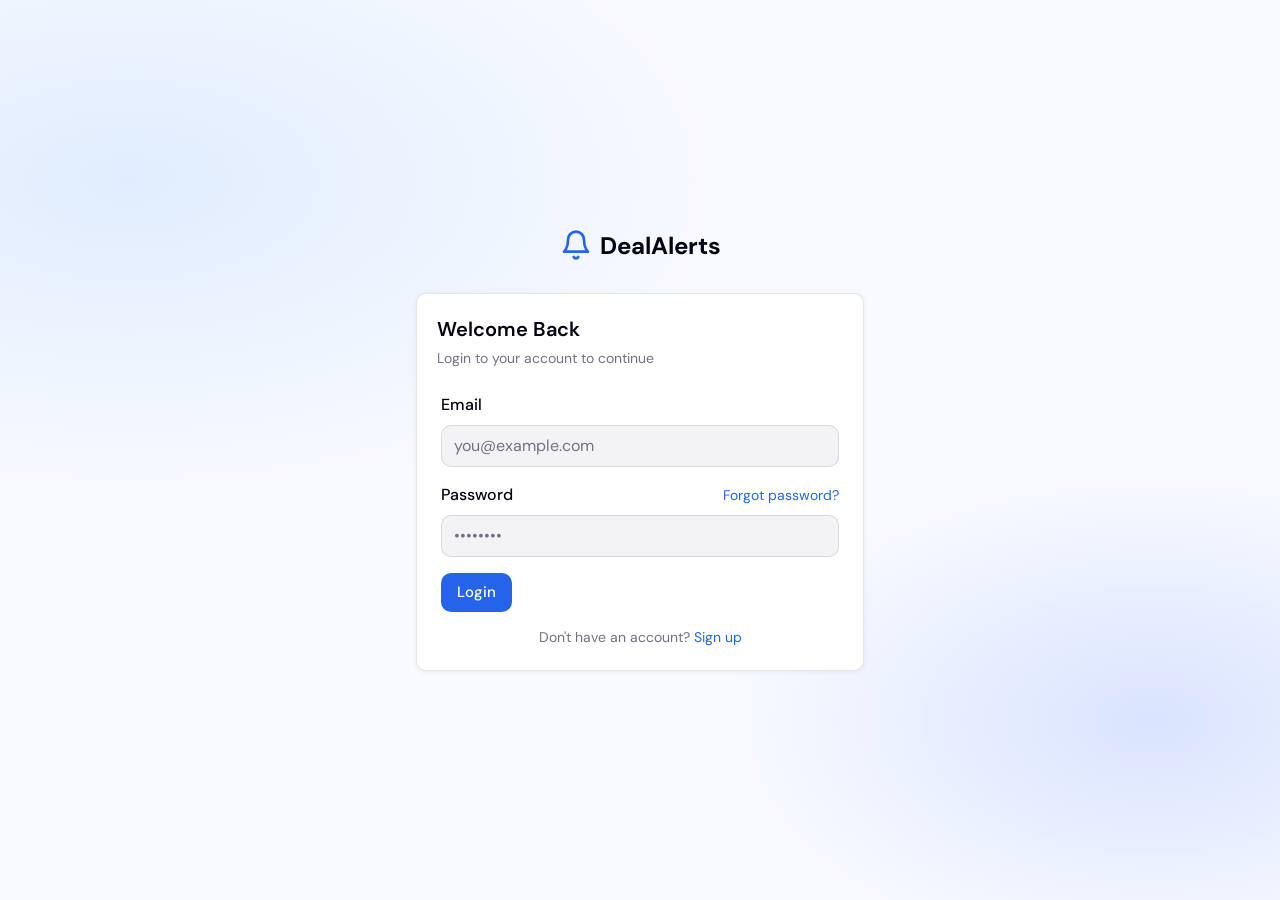
<file: webpage/pages/login.html>
<!doctype html>
<html lang="en">
  <head>
    <meta charset="UTF-8" />
    <meta name="viewport" content="width=device-width, initial-scale=1.0" />
    <title>Login — DealAlerts</title>
    <link rel="stylesheet" href="/webpage/styles/styles.css" />
  </head>
  <body>
    <div class="page">
      <a href="/" class="logo">
        <!-- Bell icon (lucide) -->
        <svg
          class="logo-icon"
          xmlns="http://www.w3.org/2000/svg"
          viewBox="0 0 24 24"
          fill="none"
          stroke="currentColor"
          stroke-width="2"
          stroke-linecap="round"
          stroke-linejoin="round"
          aria-hidden="true"
        >
          <path d="M6 8a6 6 0 0 1 12 0c0 7 3 9 3 9H3s3-2 3-9" />
          <path d="M10.3 21a1.94 1.94 0 0 0 3.4 0" />
        </svg>
        <span class="logo-text">DealAlerts</span>
      </a>

      <div class="card">
        <div class="card-header">
          <h2 class="card-title">Welcome Back</h2>
          <p class="card-description">Login to your account to continue</p>
        </div>

        <div class="card-content">
          <form class="form" onsubmit="handleSubmit(event)" novalidate>
            <div class="field">
              <label for="email">Email</label>
              <input
                id="email"
                type="email"
                placeholder="you@example.com"
                required
                autocomplete="email"
              />
            </div>

            <div class="field">
              <div class="field-row">
                <label for="password">Password</label>
                <a href="#forgot" class="link-small">Forgot password?</a>
              </div>
              <input
                id="password"
                type="password"
                placeholder="••••••••"
                required
                autocomplete="current-password"
              />
            </div>

            <button type="submit" class="btn-primary">Login</button>

            <p class="signup-prompt">
              Don't have an account?
              <a href="/register">Sign up</a>
            </p>
          </form>
        </div>
      </div>
    </div>

    <script>
      function handleSubmit(e) {
        e.preventDefault();
        window.location.href = "/dashboard";
      }
    </script>
  </body>
</html>
</file>
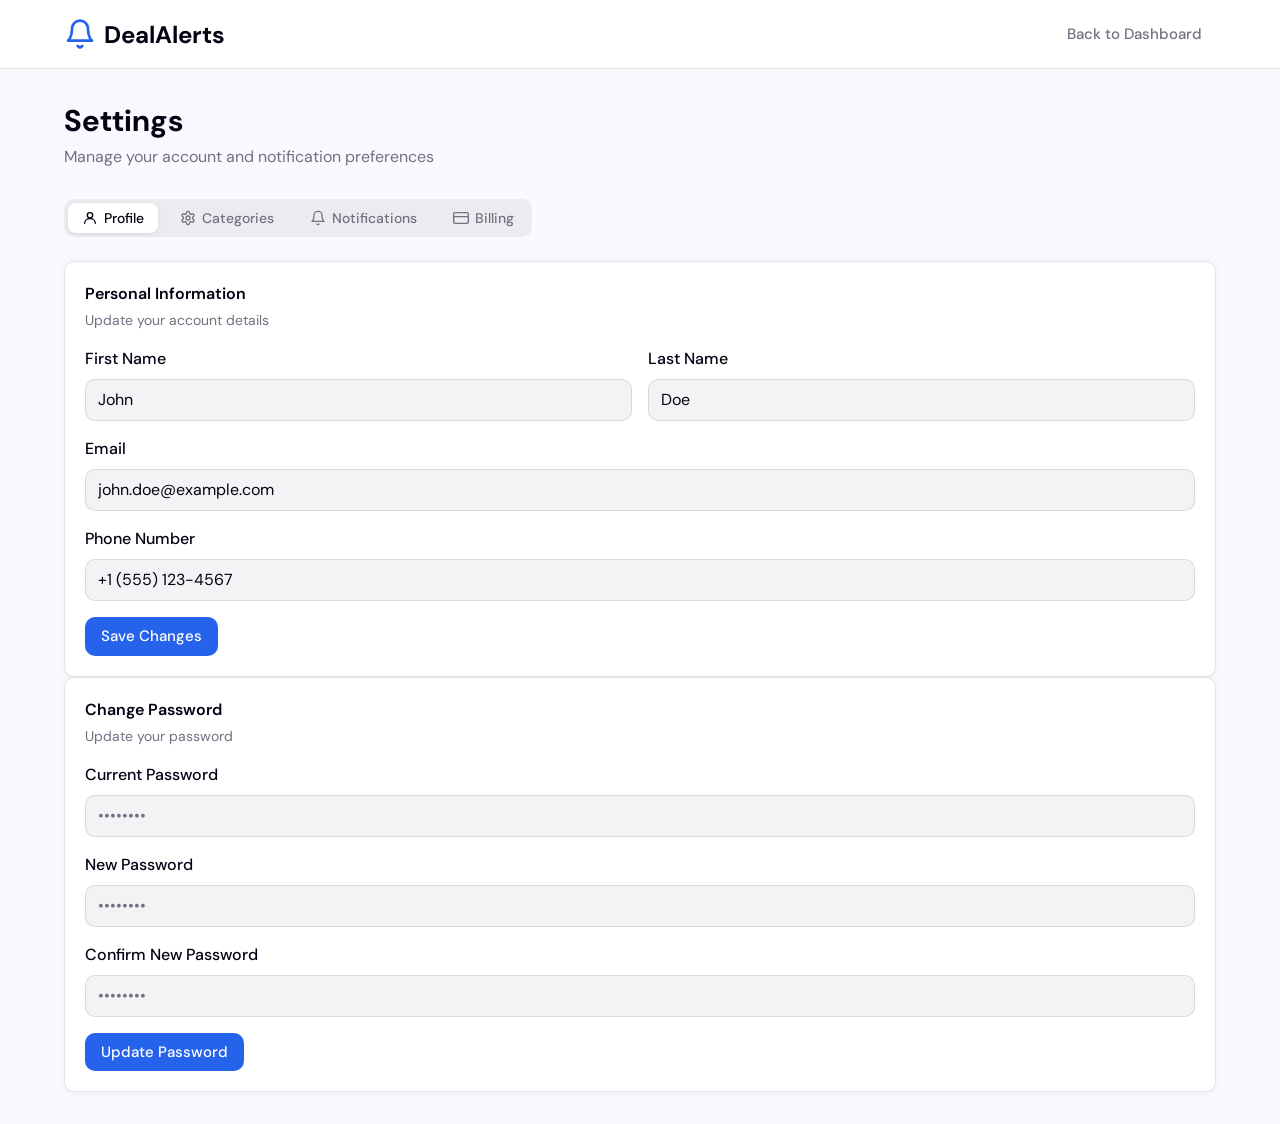
<file: webpage/pages/settings.html>
<!doctype html>
<html lang="en">
  <head>
    <meta charset="UTF-8" />
    <meta name="viewport" content="width=device-width, initial-scale=1.0" />
    <title>Settings — DealAlerts</title>
    <link rel="stylesheet" href="/webpage/styles/styles.css" />
  </head>
  <body>
    <!-- Header -->
    <header class="header">
      <div class="header-inner">
        <a href="/" class="logo">
          <svg
            class="logo-icon"
            xmlns="http://www.w3.org/2000/svg"
            viewBox="0 0 24 24"
            fill="none"
            stroke="currentColor"
            stroke-width="2"
            stroke-linecap="round"
            stroke-linejoin="round"
            aria-hidden="true"
          >
            <path d="M6 8a6 6 0 0 1 12 0c0 7 3 9 3 9H3s3-2 3-9" />
            <path d="M10.3 21a1.94 1.94 0 0 0 3.4 0" />
          </svg>
          <span class="logo-text">DealAlerts</span>
        </a>
        <a href="/dashboard" class="btn-ghost">Back to Dashboard</a>
      </div>
    </header>

    <main class="container">
      <div class="page-heading">
        <h1>Settings</h1>
        <p>Manage your account and notification preferences</p>
      </div>

      <!-- Tab bar -->
      <div class="tabs-list" role="tablist">
        <button
          class="tab-btn active"
          role="tab"
          aria-selected="true"
          data-tab="profile"
        >
          <!-- User icon -->
          <svg
            xmlns="http://www.w3.org/2000/svg"
            viewBox="0 0 24 24"
            fill="none"
            stroke="currentColor"
            stroke-width="2"
            stroke-linecap="round"
            stroke-linejoin="round"
            aria-hidden="true"
          >
            <circle cx="12" cy="8" r="4" />
            <path d="M4 20c0-4 3.6-7 8-7s8 3 8 7" />
          </svg>
          <span>Profile</span>
        </button>
        <button
          class="tab-btn"
          role="tab"
          aria-selected="false"
          data-tab="categories"
        >
          <!-- Settings icon -->
          <svg
            xmlns="http://www.w3.org/2000/svg"
            viewBox="0 0 24 24"
            fill="none"
            stroke="currentColor"
            stroke-width="2"
            stroke-linecap="round"
            stroke-linejoin="round"
            aria-hidden="true"
          >
            <path
              d="M12.22 2h-.44a2 2 0 0 0-2 2v.18a2 2 0 0 1-1 1.73l-.43.25a2 2 0 0 1-2 0l-.15-.08a2 2 0 0 0-2.73.73l-.22.38a2 2 0 0 0 .73 2.73l.15.1a2 2 0 0 1 1 1.72v.51a2 2 0 0 1-1 1.74l-.15.09a2 2 0 0 0-.73 2.73l.22.38a2 2 0 0 0 2.73.73l.15-.08a2 2 0 0 1 2 0l.43.25a2 2 0 0 1 1 1.73V20a2 2 0 0 0 2 2h.44a2 2 0 0 0 2-2v-.18a2 2 0 0 1 1-1.73l.43-.25a2 2 0 0 1 2 0l.15.08a2 2 0 0 0 2.73-.73l.22-.39a2 2 0 0 0-.73-2.73l-.15-.08a2 2 0 0 1-1-1.74v-.5a2 2 0 0 1 1-1.74l.15-.09a2 2 0 0 0 .73-2.73l-.22-.38a2 2 0 0 0-2.73-.73l-.15.08a2 2 0 0 1-2 0l-.43-.25a2 2 0 0 1-1-1.73V4a2 2 0 0 0-2-2z"
            />
            <circle cx="12" cy="12" r="3" />
          </svg>
          <span>Categories</span>
        </button>
        <button
          class="tab-btn"
          role="tab"
          aria-selected="false"
          data-tab="notifications"
        >
          <!-- Bell icon -->
          <svg
            xmlns="http://www.w3.org/2000/svg"
            viewBox="0 0 24 24"
            fill="none"
            stroke="currentColor"
            stroke-width="2"
            stroke-linecap="round"
            stroke-linejoin="round"
            aria-hidden="true"
          >
            <path d="M6 8a6 6 0 0 1 12 0c0 7 3 9 3 9H3s3-2 3-9" />
            <path d="M10.3 21a1.94 1.94 0 0 0 3.4 0" />
          </svg>
          <span>Notifications</span>
        </button>
        <button
          class="tab-btn"
          role="tab"
          aria-selected="false"
          data-tab="billing"
        >
          <!-- CreditCard icon -->
          <svg
            xmlns="http://www.w3.org/2000/svg"
            viewBox="0 0 24 24"
            fill="none"
            stroke="currentColor"
            stroke-width="2"
            stroke-linecap="round"
            stroke-linejoin="round"
            aria-hidden="true"
          >
            <rect width="22" height="16" x="1" y="4" rx="2" />
            <line x1="1" y1="10" x2="23" y2="10" />
          </svg>
          <span>Billing</span>
        </button>
      </div>

      <!-- ── Profile Tab ── -->
      <div id="tab-profile" class="tab-panel active" role="tabpanel">
        <div class="card">
          <div class="card-header">
            <h2 class="card-title">Personal Information</h2>
            <p class="card-description">Update your account details</p>
          </div>
          <div class="card-content">
            <div class="name-grid">
              <div class="field">
                <label for="firstName">First Name</label>
                <input id="firstName" type="text" value="John" />
              </div>
              <div class="field">
                <label for="lastName">Last Name</label>
                <input id="lastName" type="text" value="Doe" />
              </div>
            </div>
            <div class="field">
              <label for="email">Email</label>
              <input id="email" type="email" value="john.doe@example.com" />
            </div>
            <div class="field">
              <label for="phone">Phone Number</label>
              <input id="phone" type="tel" value="+1 (555) 123-4567" />
            </div>
            <button class="btn-primary">Save Changes</button>
          </div>
        </div>

        <div class="card">
          <div class="card-header">
            <h2 class="card-title">Change Password</h2>
            <p class="card-description">Update your password</p>
          </div>
          <div class="card-content">
            <div class="field">
              <label for="currentPassword">Current Password</label>
              <input
                id="currentPassword"
                type="password"
                placeholder="••••••••"
                autocomplete="current-password"
              />
            </div>
            <div class="field">
              <label for="newPassword">New Password</label>
              <input
                id="newPassword"
                type="password"
                placeholder="••••••••"
                autocomplete="new-password"
              />
            </div>
            <div class="field">
              <label for="confirmPassword">Confirm New Password</label>
              <input
                id="confirmPassword"
                type="password"
                placeholder="••••••••"
                autocomplete="new-password"
              />
            </div>
            <button class="btn-primary">Update Password</button>
          </div>
        </div>
      </div>

      <!-- ── Categories Tab ── -->
      <div id="tab-categories" class="tab-panel" role="tabpanel">
        <div class="card">
          <div class="card-header">
            <h2 class="card-title">Manage Tracked Categories</h2>
            <div class="card-description">
              Select the product categories you want to track for deals
              <div style="margin-top: 0.5rem">
                <span class="badge-outline">
                  <svg
                    xmlns="http://www.w3.org/2000/svg"
                    viewBox="0 0 24 24"
                    fill="none"
                    stroke="currentColor"
                    stroke-width="2"
                    stroke-linecap="round"
                    stroke-linejoin="round"
                    aria-hidden="true"
                  >
                    <path
                      d="M11.562 3.266a1 1 0 0 1 .876 0L16 5l4 2-1 4.5-3 3.5-4 1-4-1-3-3.5L4 7l4-2z"
                    />
                    <path d="M12 12v9" />
                    <path d="M8.5 21h7" />
                  </svg>
                  Premium: Unlimited categories
                </span>
              </div>
            </div>
          </div>
          <div class="card-content">
            <!-- Enabled categories -->
            <div class="category-row">
              <div class="category-row-left">
                <div class="category-dot"></div>
                <div>
                  <div class="category-name">Electronics</div>
                  <div class="category-status">Active</div>
                </div>
              </div>
              <label class="switch" aria-label="Toggle Electronics">
                <input type="checkbox" checked onchange="syncDot(this)" />
                <span class="switch-track"></span>
              </label>
            </div>

            <div class="category-row">
              <div class="category-row-left">
                <div class="category-dot"></div>
                <div>
                  <div class="category-name">Fashion &amp; Apparel</div>
                  <div class="category-status">Active</div>
                </div>
              </div>
              <label class="switch" aria-label="Toggle Fashion">
                <input type="checkbox" checked onchange="syncDot(this)" />
                <span class="switch-track"></span>
              </label>
            </div>

            <div class="category-row">
              <div class="category-row-left">
                <div class="category-dot"></div>
                <div>
                  <div class="category-name">Home Appliances</div>
                  <div class="category-status">Active</div>
                </div>
              </div>
              <label class="switch" aria-label="Toggle Home Appliances">
                <input type="checkbox" checked onchange="syncDot(this)" />
                <span class="switch-track"></span>
              </label>
            </div>

            <div class="category-row">
              <div class="category-row-left">
                <div class="category-dot"></div>
                <div>
                  <div class="category-name">Beauty &amp; Makeup</div>
                  <div class="category-status">Active</div>
                </div>
              </div>
              <label class="switch" aria-label="Toggle Beauty">
                <input type="checkbox" checked onchange="syncDot(this)" />
                <span class="switch-track"></span>
              </label>
            </div>

            <div class="category-row">
              <div class="category-row-left">
                <div class="category-dot"></div>
                <div>
                  <div class="category-name">Shoes &amp; Footwear</div>
                  <div class="category-status">Active</div>
                </div>
              </div>
              <label class="switch" aria-label="Toggle Shoes">
                <input type="checkbox" checked onchange="syncDot(this)" />
                <span class="switch-track"></span>
              </label>
            </div>

            <!-- Disabled categories -->
            <div class="category-row">
              <div class="category-row-left">
                <div class="category-dot invisible"></div>
                <div>
                  <div class="category-name">Sports &amp; Fitness</div>
                  <div class="category-status">Inactive</div>
                </div>
              </div>
              <label class="switch" aria-label="Toggle Sports">
                <input type="checkbox" onchange="syncDot(this)" />
                <span class="switch-track"></span>
              </label>
            </div>

            <div class="category-row">
              <div class="category-row-left">
                <div class="category-dot invisible"></div>
                <div>
                  <div class="category-name">Books &amp; Media</div>
                  <div class="category-status">Inactive</div>
                </div>
              </div>
              <label class="switch" aria-label="Toggle Books">
                <input type="checkbox" onchange="syncDot(this)" />
                <span class="switch-track"></span>
              </label>
            </div>

            <div class="category-row">
              <div class="category-row-left">
                <div class="category-dot invisible"></div>
                <div>
                  <div class="category-name">Toys &amp; Games</div>
                  <div class="category-status">Inactive</div>
                </div>
              </div>
              <label class="switch" aria-label="Toggle Toys">
                <input type="checkbox" onchange="syncDot(this)" />
                <span class="switch-track"></span>
              </label>
            </div>
          </div>
        </div>

        <div class="card">
          <div class="card-header">
            <h2 class="card-title">Alert Thresholds</h2>
            <p class="card-description">
              Set minimum discount percentage to trigger alerts
            </p>
          </div>
          <div class="card-content">
            <div class="field">
              <label for="threshold">Minimum Discount (%)</label>
              <div class="select-wrap">
                <select id="threshold">
                  <option value="10">10% or more</option>
                  <option value="20" selected>20% or more</option>
                  <option value="30">30% or more</option>
                  <option value="40">40% or more</option>
                  <option value="50">50% or more</option>
                </select>
              </div>
            </div>
            <button class="btn-primary">Save Threshold</button>
          </div>
        </div>
      </div>

      <!-- ── Notifications Tab ── -->
      <div id="tab-notifications" class="tab-panel" role="tabpanel">
        <div class="card">
          <div class="card-header">
            <h2 class="card-title">Notification Channels</h2>
            <p class="card-description">
              Choose how you want to receive deal alerts
            </p>
          </div>
          <div class="card-content">
            <div class="setting-row">
              <div>
                <div class="setting-row-label">Email Notifications</div>
                <div class="setting-row-desc">Receive alerts via email</div>
              </div>
              <label class="switch" aria-label="Toggle email notifications">
                <input type="checkbox" checked />
                <span class="switch-track"></span>
              </label>
            </div>

            <div class="setting-row">
              <div>
                <div class="setting-row-label">
                  SMS Notifications
                  <span class="badge-outline">Premium</span>
                </div>
                <div class="setting-row-desc">
                  Get instant text message alerts
                </div>
              </div>
              <label class="switch" aria-label="Toggle SMS notifications">
                <input type="checkbox" checked />
                <span class="switch-track"></span>
              </label>
            </div>

            <div class="setting-row">
              <div>
                <div class="setting-row-label">
                  WhatsApp Notifications
                  <span class="badge-outline">Premium</span>
                </div>
                <div class="setting-row-desc">Receive alerts on WhatsApp</div>
              </div>
              <label class="switch" aria-label="Toggle WhatsApp notifications">
                <input type="checkbox" />
                <span class="switch-track"></span>
              </label>
            </div>
          </div>
        </div>

        <div class="card">
          <div class="card-header">
            <h2 class="card-title">Notification Frequency</h2>
            <p class="card-description">
              Control when and how often you receive alerts
            </p>
          </div>
          <div class="card-content">
            <div class="setting-row">
              <div>
                <div class="setting-row-label">Instant Alerts</div>
                <div class="setting-row-desc">
                  Get notified immediately when deals are found
                </div>
              </div>
              <label class="switch" aria-label="Toggle instant alerts">
                <input type="checkbox" checked />
                <span class="switch-track"></span>
              </label>
            </div>

            <div class="setting-row">
              <div>
                <div class="setting-row-label">Daily Digest</div>
                <div class="setting-row-desc">
                  Receive a summary of all deals once per day
                </div>
              </div>
              <label class="switch" aria-label="Toggle daily digest">
                <input type="checkbox" checked />
                <span class="switch-track"></span>
              </label>
            </div>

            <div class="field">
              <label for="digestTime">Daily Digest Time</label>
              <div class="select-wrap">
                <select id="digestTime">
                  <option value="06:00">6:00 AM</option>
                  <option value="09:00" selected>9:00 AM</option>
                  <option value="12:00">12:00 PM</option>
                  <option value="18:00">6:00 PM</option>
                </select>
              </div>
            </div>
          </div>
        </div>
      </div>

      <!-- ── Billing Tab ── -->
      <div id="tab-billing" class="tab-panel" role="tabpanel">
        <div class="card">
          <div class="card-header">
            <h2 class="card-title">Current Plan</h2>
            <p class="card-description">Manage your subscription</p>
          </div>
          <div class="card-content">
            <div class="plan-row">
              <div>
                <div class="plan-name-row">
                  <span class="plan-title">Premium Plan</span>
                  <span class="badge-blue">Active</span>
                </div>
                <div class="plan-price">$19.99 / month</div>
                <div class="plan-next">Next billing date: March 25, 2026</div>
              </div>
              <a href="/pricing" class="btn-outline">Change Plan</a>
            </div>

            <div class="plan-features">
              <h4>Your Plan Includes:</h4>
              <ul>
                <li>
                  <svg
                    xmlns="http://www.w3.org/2000/svg"
                    viewBox="0 0 24 24"
                    fill="none"
                    stroke="currentColor"
                    stroke-width="2.5"
                    stroke-linecap="round"
                    stroke-linejoin="round"
                    aria-hidden="true"
                  >
                    <polyline points="20 6 9 17 4 12" />
                  </svg>
                  Unlimited product categories
                </li>
                <li>
                  <svg
                    xmlns="http://www.w3.org/2000/svg"
                    viewBox="0 0 24 24"
                    fill="none"
                    stroke="currentColor"
                    stroke-width="2.5"
                    stroke-linecap="round"
                    stroke-linejoin="round"
                    aria-hidden="true"
                  >
                    <polyline points="20 6 9 17 4 12" />
                  </svg>
                  Email + SMS + WhatsApp notifications
                </li>
                <li>
                  <svg
                    xmlns="http://www.w3.org/2000/svg"
                    viewBox="0 0 24 24"
                    fill="none"
                    stroke="currentColor"
                    stroke-width="2.5"
                    stroke-linecap="round"
                    stroke-linejoin="round"
                    aria-hidden="true"
                  >
                    <polyline points="20 6 9 17 4 12" />
                  </svg>
                  Instant deal alerts
                </li>
                <li>
                  <svg
                    xmlns="http://www.w3.org/2000/svg"
                    viewBox="0 0 24 24"
                    fill="none"
                    stroke="currentColor"
                    stroke-width="2.5"
                    stroke-linecap="round"
                    stroke-linejoin="round"
                    aria-hidden="true"
                  >
                    <polyline points="20 6 9 17 4 12" />
                  </svg>
                  Priority support
                </li>
              </ul>
            </div>
          </div>
        </div>

        <div class="card">
          <div class="card-header">
            <h2 class="card-title">Payment Method</h2>
            <p class="card-description">Manage your payment information</p>
          </div>
          <div class="card-content">
            <div class="payment-row">
              <div class="payment-left">
                <div class="card-icon-box">
                  <svg
                    xmlns="http://www.w3.org/2000/svg"
                    viewBox="0 0 24 24"
                    fill="none"
                    stroke="currentColor"
                    stroke-width="2"
                    stroke-linecap="round"
                    stroke-linejoin="round"
                    aria-hidden="true"
                  >
                    <rect width="22" height="16" x="1" y="4" rx="2" />
                    <line x1="1" y1="10" x2="23" y2="10" />
                  </svg>
                </div>
                <div>
                  <div class="card-number">•••• •••• •••• 4242</div>
                  <div class="card-expiry">Expires 12/2027</div>
                </div>
              </div>
              <button class="btn-outline">Update</button>
            </div>
            <button class="btn-ghost-full">+ Add New Payment Method</button>
          </div>
        </div>

        <div class="card">
          <div class="card-header">
            <h2 class="card-title">Billing History</h2>
            <p class="card-description">View your past invoices</p>
          </div>
          <div class="card-content">
            <div class="invoice-row">
              <div>
                <div class="invoice-date">Feb 25, 2026</div>
                <div class="invoice-amount">$19.99</div>
              </div>
              <div class="invoice-right">
                <span class="badge-green">Paid</span>
                <button class="btn-ghost-sm">Download</button>
              </div>
            </div>

            <div class="invoice-row">
              <div>
                <div class="invoice-date">Jan 25, 2026</div>
                <div class="invoice-amount">$19.99</div>
              </div>
              <div class="invoice-right">
                <span class="badge-green">Paid</span>
                <button class="btn-ghost-sm">Download</button>
              </div>
            </div>

            <div class="invoice-row">
              <div>
                <div class="invoice-date">Dec 25, 2025</div>
                <div class="invoice-amount">$19.99</div>
              </div>
              <div class="invoice-right">
                <span class="badge-green">Paid</span>
                <button class="btn-ghost-sm">Download</button>
              </div>
            </div>
          </div>
        </div>

        <div class="card card-red-border">
          <div class="card-header">
            <h2 class="card-title card-title-red">Cancel Subscription</h2>
            <p class="card-description">
              Cancel your subscription at any time. You'll retain access until
              the end of your billing period.
            </p>
          </div>
          <div class="card-content">
            <button class="btn-destructive">Cancel Subscription</button>
          </div>
        </div>
      </div>
    </main>

    <script>
      // Tab switching
      document.querySelectorAll(".tab-btn").forEach((btn) => {
        btn.addEventListener("click", () => {
          const target = btn.dataset.tab;
          document.querySelectorAll(".tab-btn").forEach((b) => {
            b.classList.remove("active");
            b.setAttribute("aria-selected", "false");
          });
          document
            .querySelectorAll(".tab-panel")
            .forEach((p) => p.classList.remove("active"));
          btn.classList.add("active");
          btn.setAttribute("aria-selected", "true");
          document.getElementById("tab-" + target).classList.add("active");
        });
      });

      // Sync category dot + status text when switch toggled
      function syncDot(checkbox) {
        const row = checkbox.closest(".category-row");
        const dot = row.querySelector(".category-dot");
        const status = row.querySelector(".category-status");
        if (checkbox.checked) {
          dot.classList.remove("invisible");
          status.textContent = "Active";
        } else {
          dot.classList.add("invisible");
          status.textContent = "Inactive";
        }
      }
    </script>
  </body>
</html>
</file>
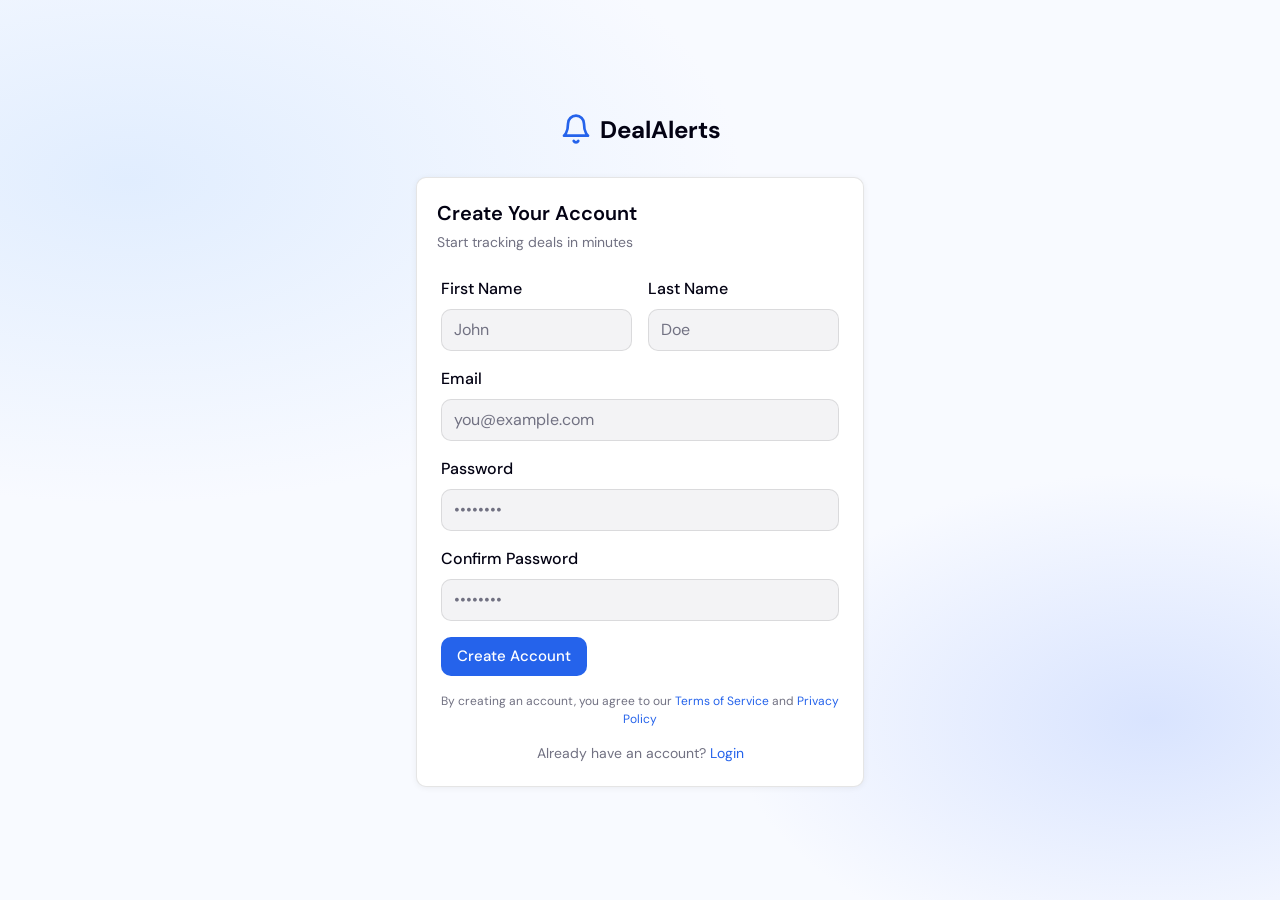
<file: webpage/pages/signup.html>
<!doctype html>
<html lang="en">
  <head>
    <meta charset="UTF-8" />
    <meta name="viewport" content="width=device-width, initial-scale=1.0" />
    <title>Register — DealAlerts</title>
    <link rel="stylesheet" href="/webpage/styles/styles.css" />
    <style>
      .name-grid {
        display: grid;
        grid-template-columns: 1fr 1fr;
        gap: 1rem;
      }

      .terms-note {
        text-align: center;
        font-size: 0.75rem;
        color: var(--muted-foreground);
        line-height: 1.5;
      }

      .terms-note a {
        color: var(--primary);
        text-decoration: none;
      }

      .terms-note a:hover {
        text-decoration: underline;
      }
    </style>
  </head>
  <body>
    <div class="page">
      <a href="/" class="logo">
        <svg
          class="logo-icon"
          xmlns="http://www.w3.org/2000/svg"
          viewBox="0 0 24 24"
          fill="none"
          stroke="currentColor"
          stroke-width="2"
          stroke-linecap="round"
          stroke-linejoin="round"
          aria-hidden="true"
        >
          <path d="M6 8a6 6 0 0 1 12 0c0 7 3 9 3 9H3s3-2 3-9" />
          <path d="M10.3 21a1.94 1.94 0 0 0 3.4 0" />
        </svg>
        <span class="logo-text">DealAlerts</span>
      </a>

      <div class="card">
        <div class="card-header">
          <h2 class="card-title">Create Your Account</h2>
          <p class="card-description">Start tracking deals in minutes</p>
        </div>

        <div class="card-content">
          <form class="form" onsubmit="handleSubmit(event)" novalidate>
            <div class="name-grid">
              <div class="field">
                <label for="firstName">First Name</label>
                <input
                  id="firstName"
                  type="text"
                  placeholder="John"
                  required
                  autocomplete="given-name"
                />
              </div>
              <div class="field">
                <label for="lastName">Last Name</label>
                <input
                  id="lastName"
                  type="text"
                  placeholder="Doe"
                  required
                  autocomplete="family-name"
                />
              </div>
            </div>

            <div class="field">
              <label for="email">Email</label>
              <input
                id="email"
                type="email"
                placeholder="you@example.com"
                required
                autocomplete="email"
              />
            </div>

            <div class="field">
              <label for="password">Password</label>
              <input
                id="password"
                type="password"
                placeholder="••••••••"
                required
                autocomplete="new-password"
              />
            </div>

            <div class="field">
              <label for="confirmPassword">Confirm Password</label>
              <input
                id="confirmPassword"
                type="password"
                placeholder="••••••••"
                required
                autocomplete="new-password"
              />
            </div>

            <button type="submit" class="btn-primary">Create Account</button>

            <p class="terms-note">
              By creating an account, you agree to our
              <a href="#terms">Terms of Service</a>
              and
              <a href="#privacy">Privacy Policy</a>
            </p>

            <p class="signup-prompt">
              Already have an account?
              <a href="/login">Login</a>
            </p>
          </form>
        </div>
      </div>
    </div>

    <script>
      function handleSubmit(e) {
        e.preventDefault();
        window.location.href = "/onboarding";
      }
    </script>
  </body>
</html>
</file>
<file: webpage/styles/styles.css>
@import url("https://fonts.googleapis.com/css2?family=DM+Sans:wght@400;500;600;700&display=swap");

/* ── Variables ── */
:root {
  --font-size: 16px;
  --background: #ffffff;
  --foreground: #030213;
  --card: #ffffff;
  --card-foreground: #030213;
  --popover: #ffffff;
  --popover-foreground: #030213;
  --primary: #2563eb;
  --primary-hover: #1d4ed8;
  --primary-foreground: #ffffff;
  --secondary: oklch(0.95 0.0058 264.53);
  --secondary-foreground: #030213;
  --muted: #ececf0;
  --muted-foreground: #717182;
  --accent: #e9ebef;
  --accent-foreground: #030213;
  --destructive: #d4183d;
  --destructive-foreground: #ffffff;
  --border: rgba(0, 0, 0, 0.1);
  --input: transparent;
  --input-background: #f3f3f5;
  --switch-background: #cbced4;
  --font-weight-medium: 500;
  --font-weight-normal: 400;
  --ring: oklch(0.708 0 0);
  --chart-1: oklch(0.646 0.222 41.116);
  --chart-2: oklch(0.6 0.118 184.704);
  --chart-3: oklch(0.398 0.07 227.392);
  --chart-4: oklch(0.828 0.189 84.429);
  --chart-5: oklch(0.769 0.188 70.08);
  --radius: 0.625rem;
  --sidebar: oklch(0.985 0 0);
  --sidebar-foreground: oklch(0.145 0 0);
  --sidebar-primary: #030213;
  --sidebar-primary-foreground: oklch(0.985 0 0);
  --sidebar-accent: oklch(0.97 0 0);
  --sidebar-accent-foreground: oklch(0.205 0 0);
  --sidebar-border: oklch(0.922 0 0);
  --sidebar-ring: oklch(0.708 0 0);

  /* Semantic/derived */
  --card-shadow: 0 1px 6px rgba(0, 0, 0, 0.06);
  --card-shadow-hover: 0 8px 24px rgba(0, 0, 0, 0.12);
  --green: #16a34a;
  --green-light: #dcfce7;
  --red: #d4183d;
  --red-hover: #b91235;
  --page-bg: #f8faff;

  /* Hero / CTA derived */
  --hero-bg-start: color-mix(in oklch, var(--primary) 8%, var(--background));
  --hero-bg-mid: color-mix(in oklch, var(--secondary) 60%, var(--background));
  --hero-bg-end: var(--background);
  --feature-card-hover-shadow: color-mix(
    in oklch,
    var(--primary) 12%,
    transparent
  );
  --cta-bg-start: color-mix(in oklch, var(--primary) 90%, var(--secondary));
  --cta-bg-mid: var(--primary);
  --cta-bg-end: color-mix(in oklch, var(--primary) 70%, var(--secondary));
  --nav-link-hover: var(--primary);
}

/* ── Reset ── */
*,
*::before,
*::after {
  box-sizing: border-box;
  margin: 0;
  padding: 0;
}

html {
  font-size: var(--font-size);
}

body {
  font-family: "DM Sans", sans-serif;
  background-color: var(--page-bg);
  color: var(--foreground);
  min-height: 100vh;
}

a {
  text-decoration: none;
  color: inherit;
}

/* ── Animations ── */
@keyframes fadeUp {
  from {
    opacity: 0;
    transform: translateY(24px);
  }
  to {
    opacity: 1;
    transform: translateY(0);
  }
}

.fade-up {
  animation: fadeUp 0.6s ease both;
}
.delay-1 {
  animation-delay: 0.1s;
}
.delay-2 {
  animation-delay: 0.2s;
}
.delay-3 {
  animation-delay: 0.3s;
}
.delay-4 {
  animation-delay: 0.4s;
}

/* ── Background helpers ── */
.hero-bg {
  background:
    radial-gradient(
      ellipse 80% 60% at 10% 20%,
      var(--hero-bg-start) 0%,
      transparent 60%
    ),
    radial-gradient(
      ellipse 60% 50% at 90% 80%,
      var(--hero-bg-mid) 0%,
      transparent 55%
    ),
    var(--hero-bg-end);
}

.cta-bg {
  background: linear-gradient(
    135deg,
    var(--cta-bg-start) 0%,
    var(--cta-bg-mid) 50%,
    var(--cta-bg-end) 100%
  );
}

/* Auth page centred layout */
.page {
  min-height: 100vh;
  display: flex;
  flex-direction: column;
  align-items: center;
  justify-content: center;
  padding: 1rem;
  background:
    radial-gradient(
      ellipse 80% 60% at 10% 20%,
      rgba(219, 234, 254, 0.8) 0%,
      transparent 60%
    ),
    radial-gradient(
      ellipse 60% 50% at 90% 80%,
      rgba(196, 213, 254, 0.6) 0%,
      transparent 55%
    ),
    #f8faff;
}

/* ── Nav ── */
.nav-link {
  transition: color 0.2s;
}
.nav-link:hover {
  color: var(--nav-link-hover);
}

/* ── Header ── */
.header {
  background: var(--background);
  border-bottom: 1px solid var(--border);
  position: sticky;
  top: 0;
  z-index: 10;
}

.header-inner {
  max-width: 1200px;
  margin: 0 auto;
  padding: 1rem 1.5rem;
  display: flex;
  align-items: center;
  justify-content: space-between;
}

.header-actions {
  display: flex;
  align-items: center;
  gap: 0.75rem;
}

/* ── Logo ── */
.logo {
  display: flex;
  align-items: center;
  gap: 0.5rem;
  margin-bottom: 0; /* reset for auth pages that add their own margin */
}

/* Auth page adds spacing below logo */
.page .logo {
  margin-bottom: 2rem;
}

.logo-icon {
  width: 2rem;
  height: 2rem;
  color: var(--primary);
  flex-shrink: 0;
}

.logo-text {
  font-size: 1.5rem;
  font-weight: 700;
  color: var(--foreground);
}

/* ── Containers ── */
.container {
  max-width: 1200px;
  margin: 0 auto;
  padding: 2rem 1.5rem;
}

/* Narrower container for settings */
.container--narrow {
  max-width: 900px;
}

/* ── Typography helpers ── */
.page-heading {
  margin-bottom: 2rem;
}

.page-heading h1,
.welcome h1 {
  font-size: 1.875rem;
  font-weight: 700;
  margin-bottom: 0.375rem;
}

.page-heading p,
.welcome p {
  color: var(--muted-foreground);
}

.welcome {
  margin-bottom: 2rem;
}

/* ── Card ── */
.card {
  background: var(--background);
  border: 1px solid var(--border);
  border-radius: var(--radius);
  box-shadow: var(--card-shadow);
}

/* Auth card gets max-width + entrance animation */
.page .card {
  width: 100%;
  max-width: 28rem;
  animation: fadeUp 0.5s ease both;
}

.card-header {
  padding: 1.25rem 1.25rem 0;
}

.card-title {
  font-size: 1rem;
  font-weight: 600;
  line-height: 1.5;
  margin-bottom: 0.25rem;
}

/* Auth card title is slightly larger */
.page .card-title {
  font-size: 1.25rem;
}

.card-description {
  font-size: 0.875rem;
  color: var(--muted-foreground);
  line-height: 1.5;
}

.card-content {
  padding: 1rem 1.25rem 1.25rem;
  display: flex;
  flex-direction: column;
  gap: 1rem;
}

/* Auth card content uses larger padding */
.page .card-content {
  padding: 1.5rem;
}

.card-header-row {
  display: flex;
  align-items: center;
  justify-content: space-between;
}

.card-red-border {
  border-color: #fecaca;
}
.card-title-red {
  color: var(--red);
}

/* Feature card (landing page) */
.feature-card {
  transition:
    transform 0.25s ease,
    box-shadow 0.25s ease;
}
.feature-card:hover {
  transform: translateY(-6px);
  box-shadow: 0 20px 40px var(--feature-card-hover-shadow);
}

/* Deal card */
.deal-card {
  background: var(--background);
  border: 1px solid var(--border);
  border-radius: var(--radius);
  box-shadow: var(--card-shadow);
  transition: box-shadow 0.2s;
  overflow: hidden;
}
.deal-card:hover {
  box-shadow: var(--card-shadow-hover);
}

/* Price alert sidebar card */
.alert-card {
  background: linear-gradient(135deg, #1d4ed8 0%, #2563eb 60%, #3b82f6 100%);
  border: none;
  color: #fff;
}
.alert-card .card-title {
  color: #fff;
}
.alert-card .card-description {
  color: rgba(255, 255, 255, 0.8);
  margin-top: 0.25rem;
}

.alert-icon-row {
  display: flex;
  align-items: center;
  gap: 0.5rem;
  margin-bottom: 0.375rem;
}
.alert-icon-row svg {
  width: 1.25rem;
  height: 1.25rem;
}

/* ── Forms ── */
.form {
  display: flex;
  flex-direction: column;
  gap: 1rem;
}

.field {
  display: flex;
  flex-direction: column;
  gap: 0.5rem;
}

.field-row {
  display: flex;
  align-items: center;
  justify-content: space-between;
}

.name-grid {
  display: grid;
  grid-template-columns: 1fr 1fr;
  gap: 1rem;
}

label {
  font-size: 1rem;
  font-weight: 500;
  line-height: 1.5;
}

input,
select {
  width: 100%;
  padding: 0.5rem 0.75rem;
  font-size: 1rem;
  font-weight: 400;
  font-family: inherit;
  line-height: 1.5;
  color: var(--foreground);
  background: var(--input-background);
  border: 1px solid var(--border);
  border-radius: var(--radius);
  outline: none;
  transition:
    border-color 0.2s,
    box-shadow 0.2s;
  appearance: none;
  -webkit-appearance: none;
}

input::placeholder {
  color: var(--muted-foreground);
}

input:focus,
select:focus {
  border-color: var(--primary);
  box-shadow: 0 0 0 3px rgba(37, 99, 235, 0.12);
}

.select-wrap {
  position: relative;
}
.select-wrap select {
  padding-right: 2rem;
  cursor: pointer;
}
.select-wrap::after {
  content: "";
  position: absolute;
  right: 0.75rem;
  top: 50%;
  transform: translateY(-50%);
  width: 0;
  height: 0;
  border-left: 4px solid transparent;
  border-right: 4px solid transparent;
  border-top: 5px solid var(--muted-foreground);
  pointer-events: none;
}

/* ── Buttons ── */
.btn-primary {
  display: inline-flex;
  align-items: center;
  gap: 0.375rem;
  padding: 0.5rem 1rem;
  font-size: 0.9375rem;
  font-weight: 500;
  font-family: inherit;
  line-height: 1.5;
  color: var(--primary-foreground);
  background: var(--primary);
  border: none;
  border-radius: var(--radius);
  cursor: pointer;
  transition:
    background 0.15s,
    transform 0.1s;
  width: fit-content;
}
.btn-primary:hover {
  background: var(--primary-hover);
}
.btn-primary:active {
  transform: scale(0.98);
}

/* Full-width variant used on auth pages */
.btn-primary--full {
  width: 100%;
  justify-content: center;
}

.btn-outline {
  display: inline-flex;
  align-items: center;
  gap: 0.375rem;
  padding: 0.5rem 1rem;
  font-size: 0.9375rem;
  font-weight: 500;
  font-family: inherit;
  color: var(--foreground);
  background: transparent;
  border: 1px solid var(--border);
  border-radius: var(--radius);
  cursor: pointer;
  transition: background 0.15s;
  width: fit-content;
}
.btn-outline:hover {
  background: var(--accent);
}

.btn-ghost {
  padding: 0.5rem 0.875rem;
  font-size: 0.9375rem;
  font-weight: 500;
  font-family: inherit;
  background: transparent;
  border: none;
  border-radius: var(--radius);
  cursor: pointer;
  color: var(--muted-foreground);
  transition:
    background 0.15s,
    color 0.15s;
}
.btn-ghost:hover {
  background: var(--accent);
  color: var(--foreground);
}

.btn-ghost-sm {
  display: inline-flex;
  align-items: center;
  gap: 0.25rem;
  padding: 0.375rem 0.625rem;
  font-size: 0.875rem;
  font-weight: 500;
  font-family: inherit;
  background: transparent;
  border: none;
  border-radius: var(--radius);
  cursor: pointer;
  color: var(--muted-foreground);
  transition:
    background 0.15s,
    color 0.15s;
}
.btn-ghost-sm:hover {
  background: var(--accent);
  color: var(--foreground);
}

.btn-ghost-full {
  width: 100%;
  padding: 0.5rem 1rem;
  font-size: 0.9375rem;
  font-weight: 500;
  font-family: inherit;
  background: transparent;
  border: none;
  border-radius: var(--radius);
  cursor: pointer;
  color: var(--muted-foreground);
  transition:
    background 0.15s,
    color 0.15s;
}
.btn-ghost-full:hover {
  background: var(--accent);
  color: var(--foreground);
}

.btn-icon {
  display: inline-flex;
  align-items: center;
  justify-content: center;
  width: 2.25rem;
  height: 2.25rem;
  border: none;
  background: transparent;
  border-radius: var(--radius);
  cursor: pointer;
  color: var(--muted-foreground);
  transition:
    background 0.15s,
    color 0.15s;
}
.btn-icon:hover {
  background: var(--accent);
  color: var(--foreground);
}
.btn-icon svg {
  width: 1.25rem;
  height: 1.25rem;
}

.btn-sm {
  display: inline-flex;
  align-items: center;
  gap: 0.375rem;
  padding: 0.375rem 0.875rem;
  font-size: 0.875rem;
  font-weight: 500;
  font-family: inherit;
  color: var(--primary-foreground);
  background: var(--primary);
  border: none;
  border-radius: var(--radius);
  cursor: pointer;
  transition: background 0.15s;
  text-decoration: none;
}
.btn-sm:hover {
  background: var(--primary-hover);
}
.btn-sm svg {
  width: 0.75rem;
  height: 0.75rem;
}

.btn-secondary {
  display: block;
  width: 100%;
  padding: 0.5rem 1rem;
  text-align: center;
  font-size: 0.9375rem;
  font-weight: 500;
  font-family: inherit;
  background: rgba(255, 255, 255, 0.15);
  color: #fff;
  border: 1px solid rgba(255, 255, 255, 0.3);
  border-radius: var(--radius);
  cursor: pointer;
  transition: background 0.15s;
}
.btn-secondary:hover {
  background: rgba(255, 255, 255, 0.25);
}

.btn-destructive {
  display: inline-flex;
  align-items: center;
  padding: 0.5rem 1rem;
  font-size: 0.9375rem;
  font-weight: 500;
  font-family: inherit;
  color: #fff;
  background: var(--red);
  border: none;
  border-radius: var(--radius);
  cursor: pointer;
  transition: background 0.15s;
  width: fit-content;
}
.btn-destructive:hover {
  background: var(--red-hover);
}

/* ── Badges ── */
.badge-outline {
  display: inline-flex;
  align-items: center;
  gap: 0.25rem;
  font-size: 0.6875rem;
  font-weight: 500;
  padding: 0.125rem 0.5rem;
  border: 1px solid var(--border);
  border-radius: 9999px;
  color: var(--muted-foreground);
  white-space: nowrap;
}
.badge-outline svg {
  width: 0.75rem;
  height: 0.75rem;
}

.badge-premium {
  display: inline-flex;
  align-items: center;
  gap: 0.25rem;
  font-size: 0.75rem;
  font-weight: 500;
  padding: 0.25rem 0.625rem;
  border: 1px solid var(--border);
  border-radius: 9999px;
  color: var(--foreground);
  background: var(--background);
}
.badge-premium svg {
  width: 0.75rem;
  height: 0.75rem;
}

.badge-blue {
  display: inline-flex;
  align-items: center;
  font-size: 0.6875rem;
  font-weight: 600;
  padding: 0.2rem 0.625rem;
  background: var(--primary);
  color: #fff;
  border-radius: 9999px;
  white-space: nowrap;
}

.badge-discount {
  display: inline-block;
  font-size: 0.75rem;
  font-weight: 600;
  padding: 0.25rem 0.5rem;
  background: var(--green);
  color: #fff;
  border-radius: 9999px;
  white-space: nowrap;
  flex-shrink: 0;
}

.badge-green {
  display: inline-flex;
  align-items: center;
  font-size: 0.6875rem;
  font-weight: 500;
  padding: 0.125rem 0.5rem;
  border: 1px solid var(--border);
  border-radius: 9999px;
  background: #f0fdf4;
  color: var(--green);
  white-space: nowrap;
}

/* ── Tabs ── */
.tabs-list {
  display: flex;
  gap: 0.25rem;
  background: var(--muted);
  border-radius: var(--radius);
  padding: 0.25rem;
  margin-bottom: 1.5rem;
  width: fit-content;
}

/* Grid variant (settings page — full width, 4 equal columns) */
.tabs-list--grid {
  display: grid;
  grid-template-columns: repeat(4, 1fr);
  width: 100%;
  margin-bottom: 1.75rem;
}

.tab-btn {
  display: flex;
  align-items: center;
  justify-content: center;
  gap: 0.375rem;
  padding: 0.375rem 0.875rem;
  border: none;
  background: transparent;
  border-radius: calc(var(--radius) - 2px);
  font-size: 0.875rem;
  font-weight: 500;
  font-family: inherit;
  color: var(--muted-foreground);
  cursor: pointer;
  transition:
    background 0.15s,
    color 0.15s;
  white-space: nowrap;
}
.tab-btn svg {
  width: 1rem;
  height: 1rem;
  flex-shrink: 0;
}

.tab-btn.active {
  background: var(--background);
  color: var(--foreground);
  box-shadow: 0 1px 4px rgba(0, 0, 0, 0.08);
}

.tab-panel {
  display: none;
}
.tab-panel.active {
  display: block;
}

/* Settings panels stack vertically */
.tab-panel--flex {
  display: none;
  flex-direction: column;
  gap: 1.5rem;
}
.tab-panel--flex.active {
  display: flex;
}

/* ── Switch / Toggle ── */
.switch {
  position: relative;
  width: 2.75rem;
  height: 1.5rem;
  flex-shrink: 0;
}
.switch input {
  opacity: 0;
  width: 0;
  height: 0;
  position: absolute;
}
.switch-track {
  position: absolute;
  inset: 0;
  background: var(--switch-background);
  border-radius: 9999px;
  cursor: pointer;
  transition: background 0.2s;
}
.switch input:checked + .switch-track {
  background: var(--primary);
}
.switch-track::after {
  content: "";
  position: absolute;
  top: 2px;
  left: 2px;
  width: 1.25rem;
  height: 1.25rem;
  background: #fff;
  border-radius: 9999px;
  transition: transform 0.2s;
  box-shadow: 0 1px 3px rgba(0, 0, 0, 0.15);
}
.switch input:checked + .switch-track::after {
  transform: translateX(1.25rem);
}

/* ── Setting row ── */
.setting-row {
  display: flex;
  align-items: center;
  justify-content: space-between;
  padding: 1rem;
  border: 1px solid var(--border);
  border-radius: var(--radius);
  gap: 1rem;
}
.setting-row-label {
  font-weight: 500;
  font-size: 0.9375rem;
  display: flex;
  align-items: center;
  gap: 0.5rem;
}
.setting-row-desc {
  font-size: 0.875rem;
  color: var(--muted-foreground);
  margin-top: 0.125rem;
}

/* ── Category rows ── */
.category-row {
  display: flex;
  align-items: center;
  justify-content: space-between;
  padding: 1rem;
  border: 1px solid var(--border);
  border-radius: var(--radius);
}
.category-row-left {
  display: flex;
  align-items: center;
  gap: 0.75rem;
}
.category-dot {
  width: 0.5rem;
  height: 0.5rem;
  background: var(--green);
  border-radius: 9999px;
  flex-shrink: 0;
}
.category-dot.invisible {
  visibility: hidden;
}
.category-name {
  font-weight: 500;
  font-size: 0.9375rem;
}
.category-status {
  font-size: 0.875rem;
  color: var(--muted-foreground);
}

/* Sidebar category items (dashboard) */
.category-list {
  display: flex;
  flex-direction: column;
  gap: 0.625rem;
}
.category-item {
  display: flex;
  align-items: center;
  justify-content: space-between;
  padding: 0.625rem 0.75rem;
  background: var(--page-bg);
  border-radius: calc(var(--radius) - 2px);
}
.category-item .category-name {
  font-size: 0.875rem;
}
.category-count {
  font-size: 0.75rem;
  color: var(--muted-foreground);
}

/* ── Stats grid (dashboard) ── */
.stats-grid {
  display: grid;
  grid-template-columns: repeat(4, 1fr);
  gap: 1rem;
  margin-bottom: 2rem;
}

.stat-card .card-header {
  padding-bottom: 0.25rem;
}
.stat-label {
  font-size: 0.875rem;
  color: var(--muted-foreground);
  margin-bottom: 0.25rem;
}
.stat-value {
  font-size: 1.875rem;
  font-weight: 700;
  line-height: 1.2;
  margin-top: 0.125rem;
}
.stat-note {
  font-size: 0.75rem;
  color: var(--muted-foreground);
}
.stat-note.green {
  color: var(--green);
}

/* ── Main layout (dashboard) ── */
.main-grid {
  display: grid;
  grid-template-columns: 1fr 320px;
  gap: 2rem;
}

/* ── Sidebar (dashboard) ── */
.sidebar {
  display: flex;
  flex-direction: column;
  gap: 1.5rem;
}

.week-stat {
  display: flex;
  align-items: center;
  justify-content: space-between;
  font-size: 0.875rem;
}
.week-stat + .week-stat {
  margin-top: 1rem;
}
.week-stat span:first-child {
  color: var(--muted-foreground);
}
.week-stat .val {
  font-weight: 600;
}
.week-stat .val.green {
  color: var(--green);
}

/* ── Deal list ── */
.deal-list {
  display: flex;
  flex-direction: column;
  gap: 1rem;
}

.deal-inner {
  display: flex;
  gap: 1rem;
  padding: 1rem;
}
.deal-img {
  width: 6rem;
  height: 6rem;
  object-fit: cover;
  border-radius: calc(var(--radius) - 2px);
  flex-shrink: 0;
}
.deal-body {
  flex: 1;
  min-width: 0;
}
.deal-top {
  display: flex;
  align-items: flex-start;
  justify-content: space-between;
  margin-bottom: 0.5rem;
  gap: 0.5rem;
}
.deal-title {
  font-weight: 600;
  font-size: 0.9375rem;
  margin-bottom: 0.25rem;
  line-height: 1.4;
}
.deal-price {
  display: flex;
  align-items: center;
  gap: 0.625rem;
  margin-bottom: 0.5rem;
}
.price-current {
  font-size: 1.375rem;
  font-weight: 700;
  color: var(--green);
}
.price-original {
  font-size: 0.875rem;
  color: var(--muted-foreground);
  text-decoration: line-through;
}
.deal-footer {
  display: flex;
  align-items: center;
  justify-content: space-between;
}
.deal-meta {
  font-size: 0.75rem;
  color: var(--muted-foreground);
}

.tab-empty {
  background: var(--background);
  border: 1px solid var(--border);
  border-radius: var(--radius);
  padding: 2rem 1.5rem;
}
.tab-empty p {
  color: var(--muted-foreground);
  font-size: 0.875rem;
}

/* ── Billing (settings) ── */
.plan-row {
  display: flex;
  align-items: flex-start;
  justify-content: space-between;
  margin-bottom: 1.25rem;
  gap: 1rem;
}
.plan-name-row {
  display: flex;
  align-items: center;
  gap: 0.625rem;
  margin-bottom: 0.375rem;
}
.plan-title {
  font-size: 1.375rem;
  font-weight: 700;
}
.plan-price {
  color: var(--muted-foreground);
  font-size: 0.9375rem;
}
.plan-next {
  font-size: 0.8125rem;
  color: var(--muted-foreground);
  margin-top: 0.25rem;
}

.plan-features {
  background: #eff6ff;
  border: 1px solid #bfdbfe;
  border-radius: var(--radius);
  padding: 1rem;
}
.plan-features h4 {
  font-weight: 600;
  font-size: 0.9375rem;
  margin-bottom: 0.75rem;
}
.plan-features ul {
  list-style: none;
  display: flex;
  flex-direction: column;
  gap: 0.5rem;
}
.plan-features li {
  display: flex;
  align-items: center;
  gap: 0.5rem;
  font-size: 0.875rem;
}
.plan-features li svg {
  width: 1rem;
  height: 1rem;
  color: var(--green);
  flex-shrink: 0;
}

.payment-row {
  display: flex;
  align-items: center;
  justify-content: space-between;
  padding: 1rem;
  border: 1px solid var(--border);
  border-radius: var(--radius);
}
.payment-left {
  display: flex;
  align-items: center;
  gap: 1rem;
}
.card-icon-box {
  width: 3rem;
  height: 3rem;
  background: var(--muted);
  border-radius: calc(var(--radius) - 2px);
  display: flex;
  align-items: center;
  justify-content: center;
  flex-shrink: 0;
}
.card-icon-box svg {
  width: 1.5rem;
  height: 1.5rem;
  color: var(--muted-foreground);
}
.card-number {
  font-weight: 500;
  font-size: 0.9375rem;
}
.card-expiry {
  font-size: 0.875rem;
  color: var(--muted-foreground);
}

.invoice-row {
  display: flex;
  align-items: center;
  justify-content: space-between;
  padding: 0.75rem 1rem;
  border: 1px solid var(--border);
  border-radius: var(--radius);
}
.invoice-date {
  font-weight: 500;
  font-size: 0.9375rem;
}
.invoice-amount {
  font-size: 0.875rem;
  color: var(--muted-foreground);
}
.invoice-right {
  display: flex;
  align-items: center;
  gap: 0.75rem;
}

/* ── Auth helpers ── */
.link-small {
  font-size: 0.875rem;
  color: var(--primary);
  text-decoration: none;
}
.link-small:hover {
  text-decoration: underline;
}

.signup-prompt {
  text-align: center;
  font-size: 0.875rem;
  color: var(--muted-foreground);
}
.signup-prompt a {
  color: var(--primary);
  text-decoration: none;
}
.signup-prompt a:hover {
  text-decoration: underline;
}

.tabs-list {
  display: flex;
  align-items: center;
  gap: 8px;
}

.category-dropdown {
  margin-left: auto; /* pushes it to the right */
  padding: 6px 12px;
  border-radius: 6px;
  border: 1px solid #e2e8f0;
  background: white;
  font-size: 14px;
  cursor: pointer;
  outline: none;
}

.category-dropdown:focus {
  border-color: #6366f1;
}

.deal-card {
  display: flex;
  flex-direction: column;
  border-radius: 12px;
  overflow: hidden;
  border: 1px solid #e5e7eb;
}

.deal-img {
  width: 100%;
  aspect-ratio: 4 / 3;
  object-fit: cover;
}

.deal-body {
  display: flex;
  flex-direction: column;
  gap: 8px;
  padding: 16px;
  flex: 1;
}

.deal-title {
  font-weight: 600;
  font-size: 0.95rem;
}

.price-row {
  display: flex;
  align-items: center;
  gap: 8px;
}

.price-current {
  font-weight: 700;
  font-size: 1.1rem;
  color: #16a34a;
}

.price-original {
  font-size: 0.875rem;
  color: #9ca3af;
  text-decoration: line-through;
}

.btn-sm {
  margin-top: auto;
  display: inline-block;
  padding: 8px 16px;
  background: #2563eb;
  color: white;
  border-radius: 8px;
  font-size: 0.875rem;
  font-weight: 600;
  text-decoration: none;
  text-align: center;
}
/* ── Responsive ── */
@media (max-width: 1024px) {
  .main-grid {
    grid-template-columns: 1fr;
  }
}

@media (max-width: 900px) {
  .stats-grid {
    grid-template-columns: repeat(2, 1fr);
  }
}

@media (max-width: 600px) {
  .tabs-list--grid {
    grid-template-columns: repeat(2, 1fr);
  }
  .tab-btn span {
    display: none;
  }
  .name-grid {
    grid-template-columns: 1fr;
  }
}

@media (max-width: 500px) {
  .stats-grid {
    grid-template-columns: 1fr;
  }
}
</file>
